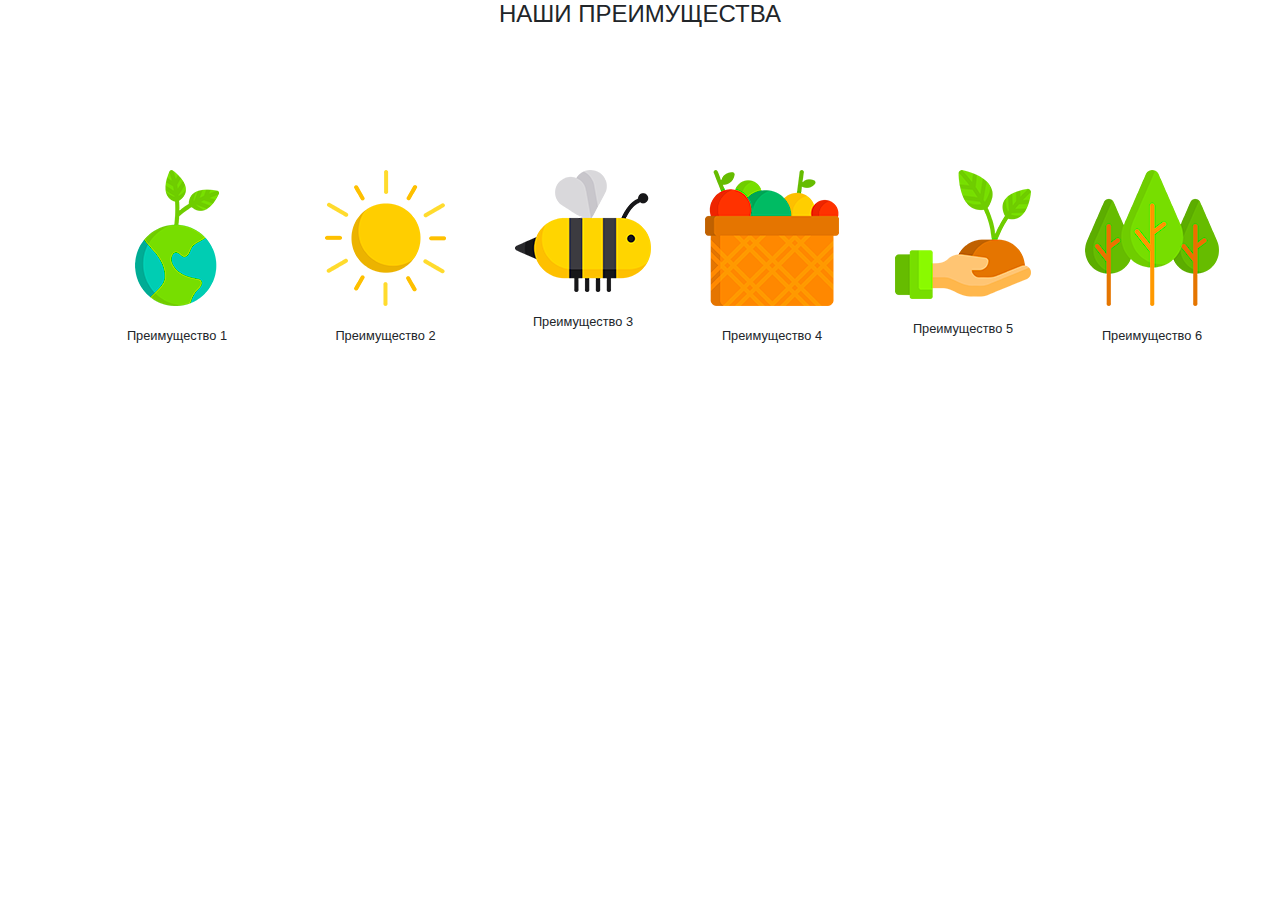
<file: lesson_8/index.html>
<!DOCTYPE html>
<html lang="en">
<head>
	<meta charset="UTF-8">
	<title>Мой первый сайт</title>
	<link rel="stylesheet" href="css/bootstrap.css">
	<link rel="stylesheet" href="css/style.css">
</head>
<body>
	<div class="container text-center">
		<h1 class="text-uppercase">Наши преимущества</h1>
	</div>
	<div class="container text-center">
		<div class="row text-center">
			<div class="col-xs-12 col-sm-6 col-md-4 col-lg-2">
				<div class="box">
					<img src="img/001.png" alt="Преимущество 1">
					<p>Преимущество 1</p>
				</div>
			</div>
			<div class="col-xs-12 col-sm-6 col-md-4 col-lg-2">
				<div class="box">
					<img src="img/002.png" alt="Преимущество 2">
					<p>Преимущество 2</p>
				</div>
			</div>
			<div class="col-xs-12 col-sm-6 col-md-4 col-lg-2">
				<div class="box">
					<img src="img/003.png" alt="Преимущество 3">
					<p>Преимущество 3</p>
				</div>
			</div>
			<div class="col-xs-12 col-sm-6 col-md-4 col-lg-2">
				<div class="box">
					<img src="img/004.png" alt="Преимущество 4">
					<p>Преимущество 4</p>
				</div>
			</div>
			<div class="col-xs-12 col-sm-6 col-md-4 col-lg-2">
				<div class="box">
					<img src="img/005.png" alt="Преимущество 5">
					<p>Преимущество 5</p>
				</div>
			</div>
			<div class="col-xs-12 col-sm-6 col-md-4 col-lg-2">
				<div class="box">
					<img src="img/006.png" alt="Преимущество 6">
					<p>Преимущество 6</p>
				</div>
			</div>
		</div>
	</div>
</body>
</html>
</file>
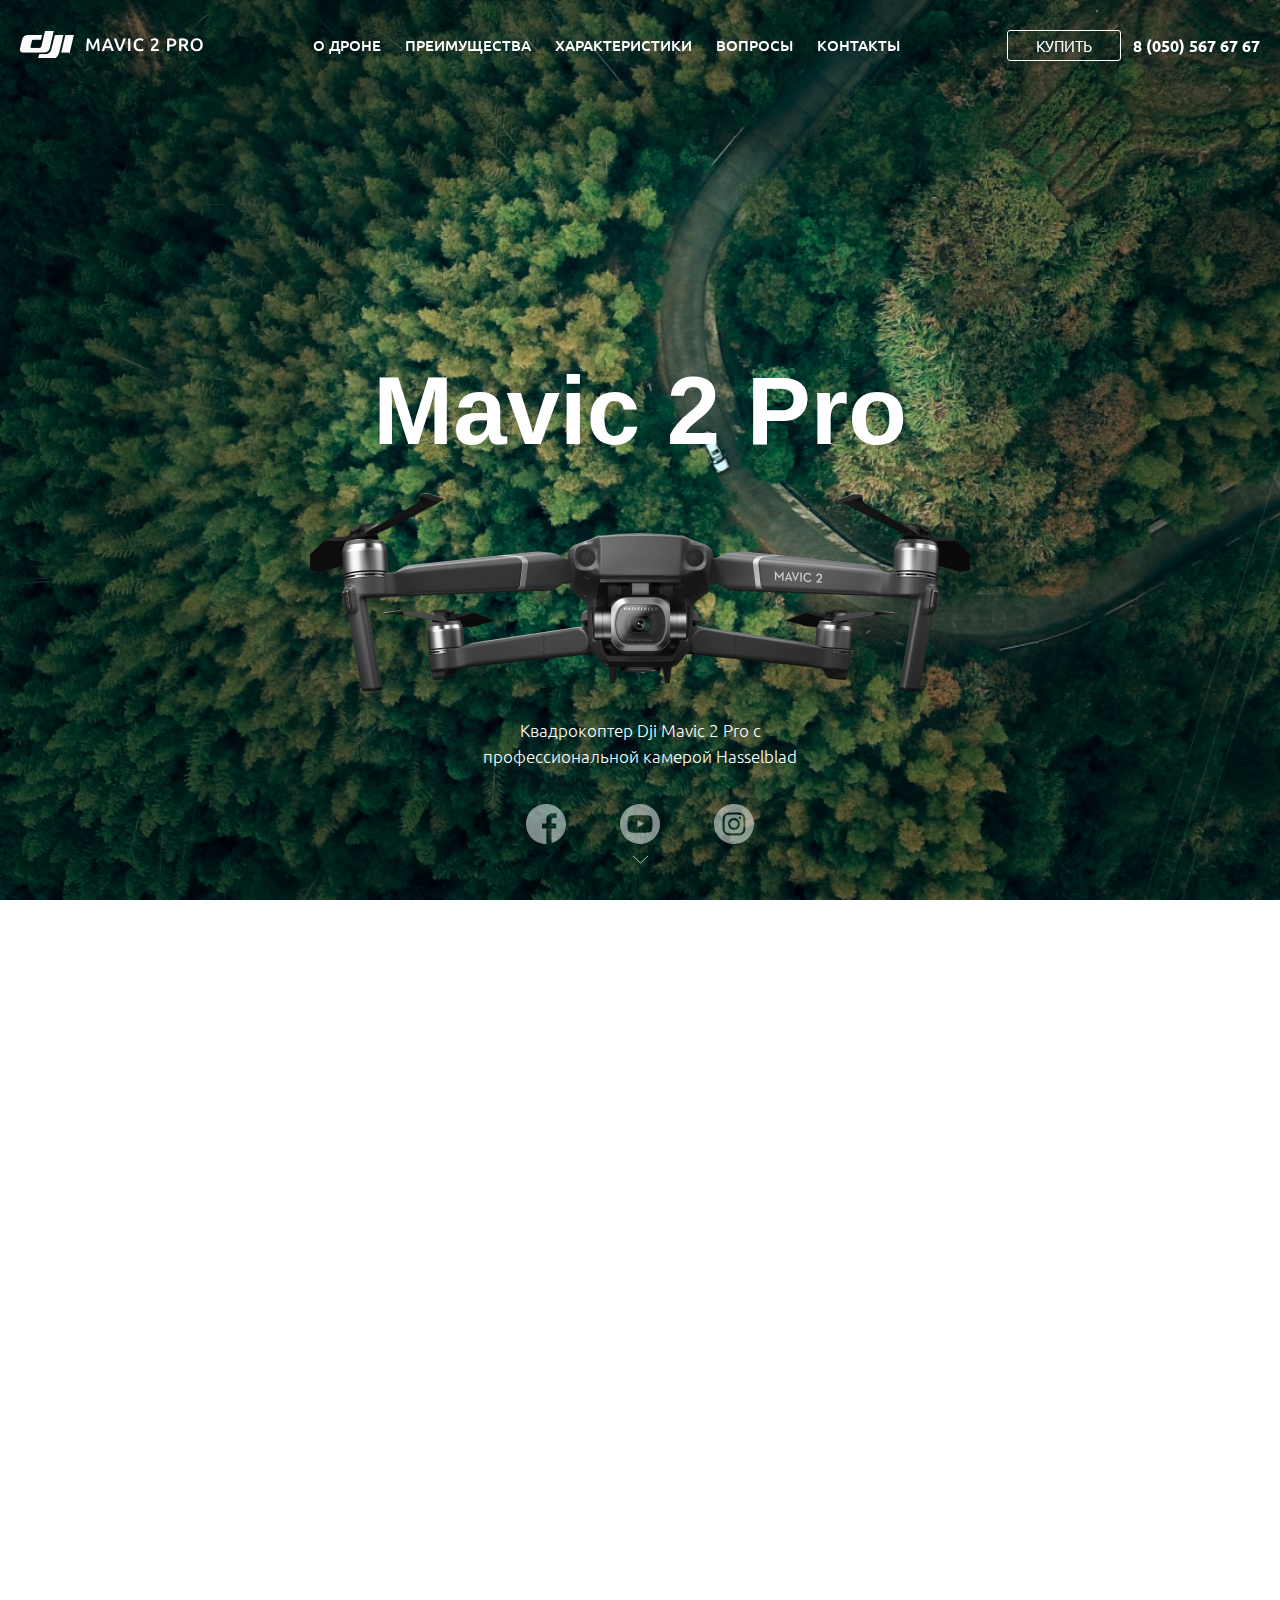
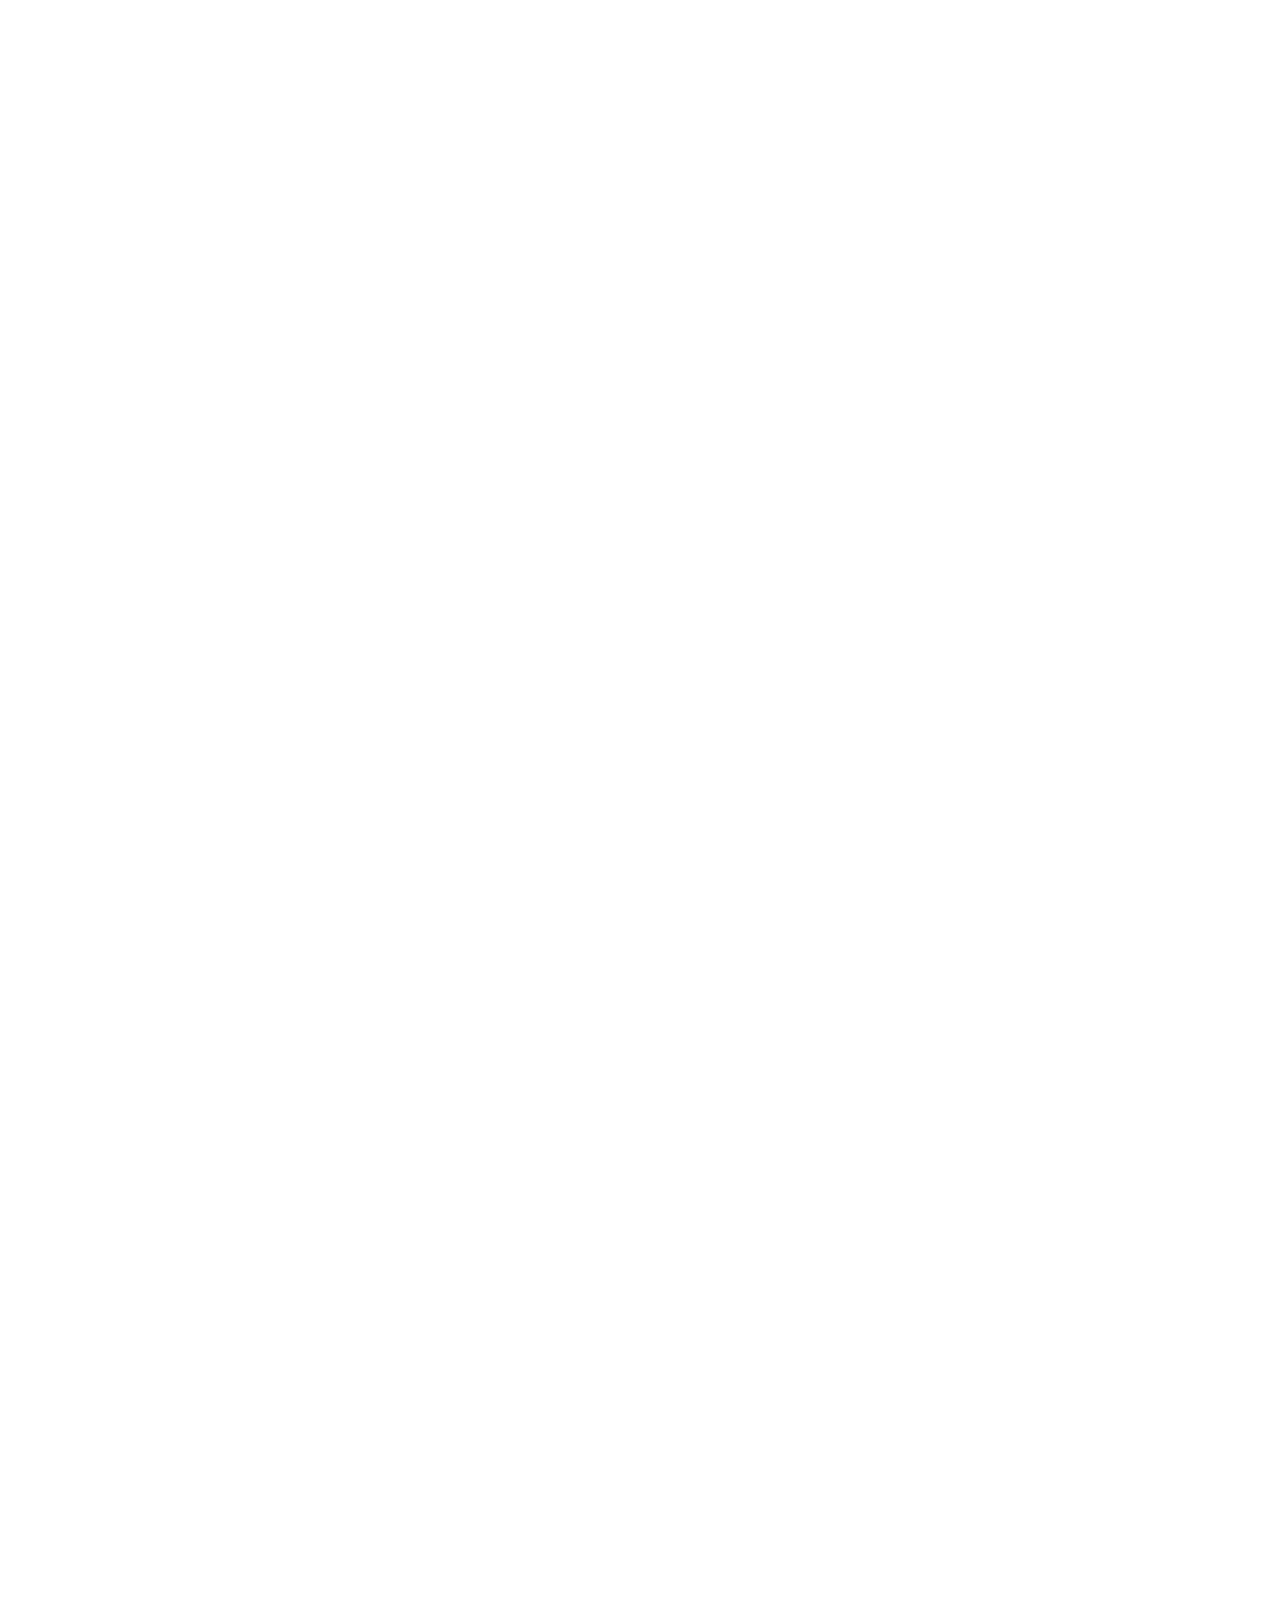
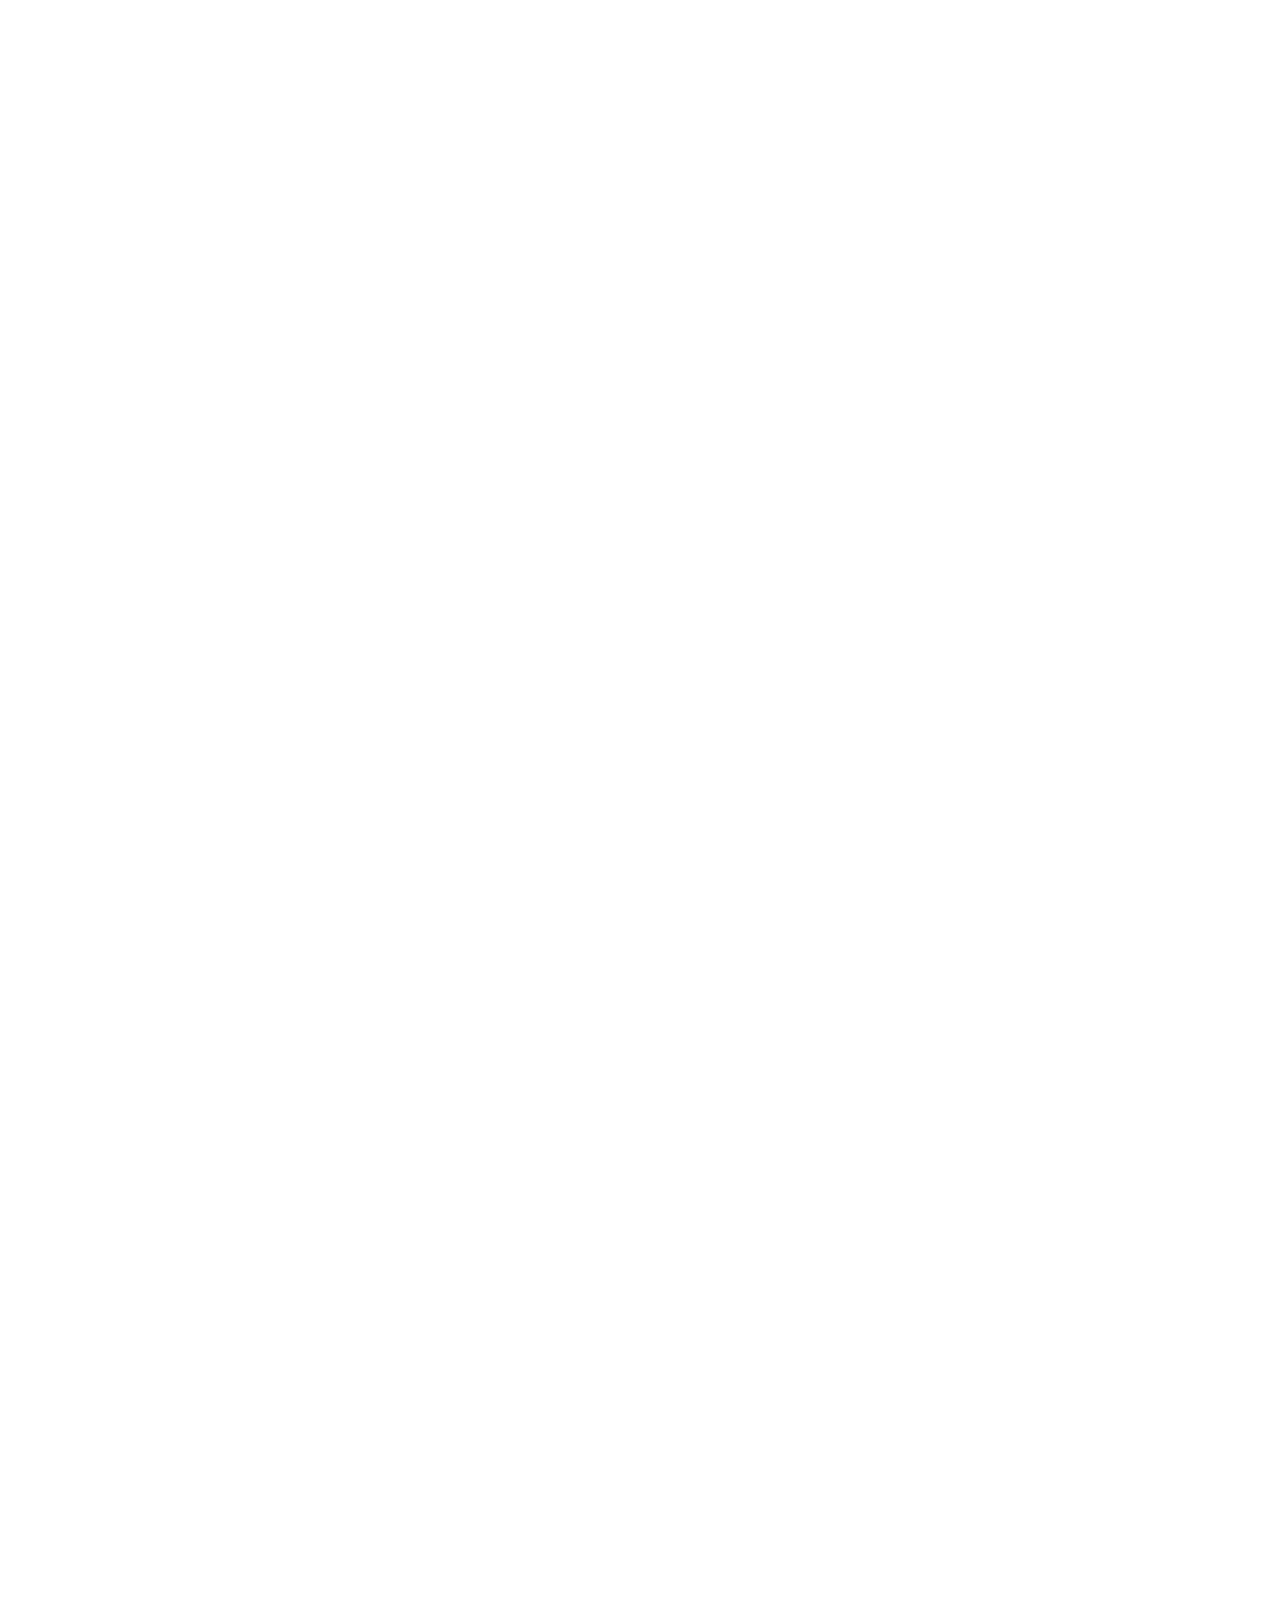
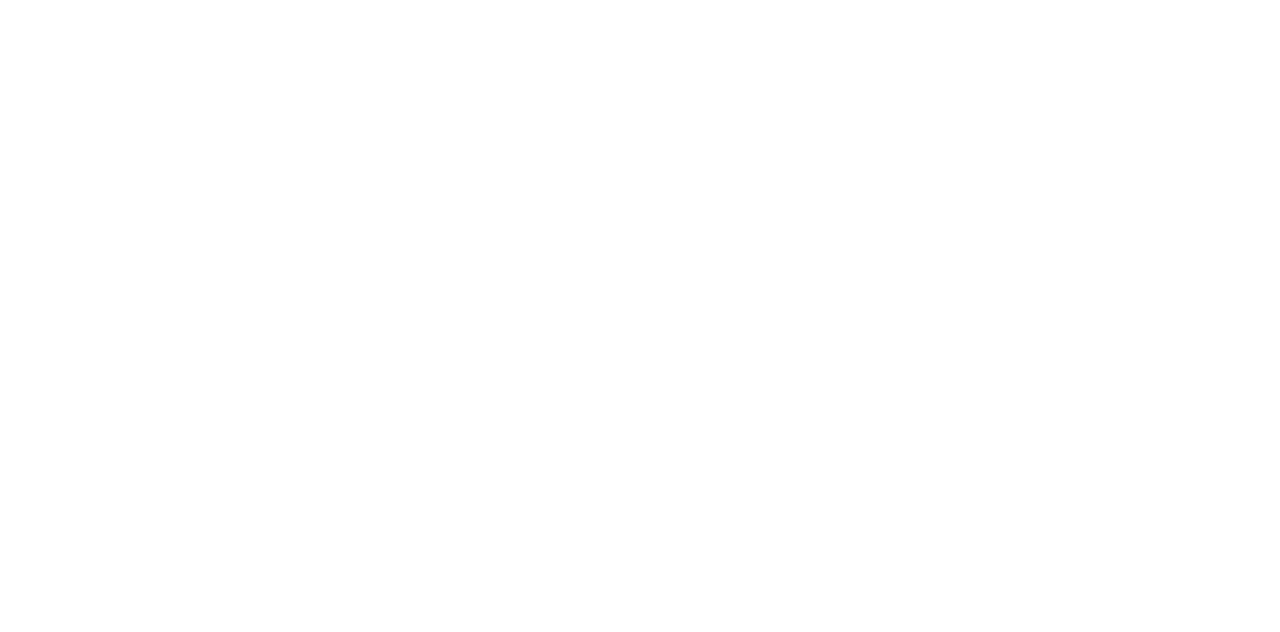
<file: mavic/app/index.html>
<!DOCTYPE html>
<html lang="en">

<head>
  <meta charset="UTF-8">
  <meta name="viewport" content="width=device-width, initial-scale=1.0">
  <meta http-equiv="X-UA-Compatible" content="ie=edge">
  <title>Document</title>
  <link href="https://fonts.googleapis.com/css2?family=Ubuntu:wght@300;400;500;700&display=swap" rel="stylesheet">
  <link rel="stylesheet" href="css/style.min.css">
</head>

<body>

  <header class="header">
    <div class="container">
      <div class="header__inner">
        <a class="logo" href="#">
          <picture class="logo__img">
            <source srcset="images/logo-mobile.png" media="(max-width: 600px)">
            <img src="images/logo.png" alt="">
          </picture>
        </a>
        <nav class="menu">
          <ul class="menu__list">
            <li class="menu__list-item">
              <a class="menu__list-link" href="#">О ДРОНЕ</a>
            </li>
            <li class="menu__list-item">
              <a class="menu__list-link" href="#">ПРЕИМУЩЕСТВА</a>
            </li>
            <li class="menu__list-item">
              <a class="menu__list-link" href="#">ХАРАКТЕРИСТИКИ</a>
            </li>
            <li class="menu__list-item">
              <a class="menu__list-link" href="#">ВОПРОСЫ</a>
            </li>
            <li class="menu__list-item">
              <a class="menu__list-link" href="#">КОНТАКТЫ</a>
            </li>
          </ul>
        </nav>
        <div class="header__info">
          <button class="header__btn">купить</button>
          <a class="header__phone" href="tel:80505676767">8 (050) 567 67 67</a>
        </div>
      </div>
    </div>
  </header>

  <main id="fullpage">

    <section class="page-section top">
      <div class="page-section__wrapper top__wrapper">
        <div class="container">
          <div class="top__inner">
            <h1 class="top__title">Mavic 2 Pro</h1>
            <img src="images/mavic.png" alt="">
            <p class="top__text">
              Квадрокоптер Dji Mavic 2 Pro
              с профессиональной камерой Hasselblad
            </p>
            <ul class="top__social-list">
              <li class="top__social-item">
                <a class="top__social-link" href="#">
                  <img src="images/facebook.svg" alt="">
                </a>
              </li>
              <li class="top__social-item">
                <a class="top__social-link" href="#">
                  <img src="images/youtube.svg" alt="">
                </a>
              </li>
              <li class="top__social-item">
                <a class="top__social-link" href="#">
                  <img src="images/instagram.svg" alt="">
                </a>
              </li>
            </ul>
          </div>
        </div>
        <div class="scroll__btn">
          <a href="#products">
            <img src="images/arrow-down.svg" alt="">
          </a>
        </div>
      </div>
    </section>

    <section id="products" class="page-section products">
      <div class="page-section__wrapper">
        <div class="container">
          <h3 class="title products__title">Что такое Mavic 2 Pro?</h3>
          <div class="products__inner">
            <div class="products__text">
              <p>
                Дрон Mavic 2 Pro - это инженерное чудо, идеальное для аэросъемки. Дрон обладает всеми лучшими технологиями
                DJI, он преобразит мир аэросъемки.
              </p>
              <p>
                Mavic 2 Pro оснащен совершенно новой камерой Hasselblad L1D-20c. Камера L1D-20c работает по уникальной
                технологии Hasselblad Natural Colour Solution (HNCS)5, позволяющей пользователям делать великолепные снимки
                с воздуха с разрешением в 20 мегапикселей и потрясающими цветами.
              </p>
            </div>
            <div class="products__slider-box">
              <p class="products__slider-text">
                Лучшая беспилотная
                технология аэросъемки
              </p>
              <div class="products__slider">
                <div class="products__slider-item">
                  <img class="products__slider-img" src="images/slider-1.jpg" alt=""></div>
                <div class="products__slider-item">
                  <img class="products__slider-img" src="images/slider-1.jpg" alt=""></div>
                <div class="products__slider-item">
                  <img class="products__slider-img" src="images/slider-1.jpg" alt=""></div>
                <div class="products__slider-item">
                  <img class="products__slider-img" src="images/slider-1.jpg" alt=""></div>
                <div class="products__slider-item">
                  <img class="products__slider-img" src="images/slider-1.jpg" alt=""></div>
                <div class="products__slider-item">
                  <img class="products__slider-img" src="images/slider-1.jpg" alt=""></div>
              </div>
            </div>
          </div>
        </div>
        <div class="scroll__btn">
          <a href="#benefits">
            <img src="images/arrow-down.svg" alt="">
          </a>
        </div>
      </div>
    </section>

    <section id="benefits" class="page-section benefits">
      <div class="page-section__wrapper">
        <div class="container">
          <h3 class="title">Преимущества</h3>
          <div class="benefits__items">

            <div class="benefits__item">
              <div class="benefits__num">1</div>
              <div class="benefits__img">
                <img src="images/benefits-1.jpg" alt="">
              </div>
              <div class="benefits__info">
                <h4 class="benefits__info-title">
                  Интеллектуальные
                  режимы
                </h4>
                <p class="benefits__info-text">
                  Mavic 2 унаследовал 6 стандартных режимов интеллектуальной съемки
                  QuickShot:Roket/ Dronie/ Circle/ Helix/ Boomerang/ Asteroid.
                </p>
              </div>
            </div>

            <div class="benefits__item">
              <div class="benefits__num">2</div>
              <div class="benefits__img">
                <img src="images/benefits-2.jpg" alt="">
              </div>
              <div class="benefits__info">
                <h4 class="benefits__info-title">
                  Active Track 2.0
                </h4>
                <p class="benefits__info-text">
                  Усовершенствованный режим второго поколения распознаёт и отслеживает объекты ещё точнее, быстрее и умнее.
                </p>
              </div>
            </div>

            <div class="benefits__item">
              <div class="benefits__num">3</div>
              <div class="benefits__img">
                <img src="images/benefits-3.jpg" alt="">
              </div>
              <div class="benefits__info">
                <h4 class="benefits__info-title">
                  Панорамная
                  съемка
                </h4>
                <p class="benefits__info-text">
                  Mavic 2 поддерживает 4 режима
                  панорамной съёмки: сферическая,
                  180 градусов,
                  горизонтальная, вертикальная
                </p>
              </div>
            </div>

            <div class="benefits__item">
              <div class="benefits__num">4</div>
              <div class="benefits__img">
                <img src="images/benefits-4.jpg" alt="">
              </div>
              <div class="benefits__info">
                <h4 class="benefits__info-title">
                  Крутая камера!
                </h4>
                <p class="benefits__info-text">
                  Технология Hyperlapse в четырёх режимах исполнения.
                  Улучшенный фото режим HDR
                  Функция HyperLight для съёмки в условиях слабого освещения
                  4К съёмка
                </p>
              </div>
            </div>

          </div>
        </div>
        <div class="scroll__btn">
          <a href="#specification">
            <img src="images/arrow-down.svg" alt="">
          </a>
        </div>
      </div>
    </section>

    <section id="specification" class="page-section specification">
      <div class="page-section__wrapper">
        <div class="container">
          <h3 class="title">Характеристики</h3>
          <div class="specification__inner">

            <div class="specification__item">
              <div class="specification__box specification__box-1">
                <h4 class="specification__box-title">Dlog-M 10 бит</h4>
                <p class="specification__box-text">
                  Mavic 2 Pro поддерживает цветовой профиль Dlog-M 10 бит с более широким динамическим диапазоном, дающим
                  больше возможностей для цветокоррекции.
                </p>
              </div>
              <div class="specification__box specification__box-2">
                <h4 class="specification__box-title">Камера Hasselblad</h4>
                <p class="specification__box-text">
                  Камера Hasselblad L1D-20С
                  известны эргономичным дизайном
                  и превосходным качеством изображений.
                </p>
              </div>
            </div>

            <div class="specification__item specification__item--center">
              <img src="images/mavic.png" alt="">
            </div>

            <div class="specification__item">
              <div class="specification__box specification__box-3">
                <h4 class="specification__box-title">Матрица</h4>
                <p class="specification__box-text">
                  Зона активной работы новой 1-дюймовой матрицы CMOS в четыре раза превышает показатели Mavic Pro
                </p>
              </div>
              <div class="specification__box specification__box-4">
                <h4 class="specification__box-title">Видео HDR</h4>
                <p class="specification__box-text">
                  Благодаря поддержке видео 4K HDR 10 бит, Mavic 2 Pro можно подсоединить к совместимому с HLG 4K ТВ и
                  просматривать запись в полном цветовом спектре
                </p>
              </div>
            </div>
          </div>
        </div>
        <div class="scroll__btn">
          <a href="#questions">
            <img src="images/arrow-down.svg" alt="">
          </a>
        </div>
      </div>
    </section>

    <section id="questions" class="page-section questions">
      <div class="page-section__wrapper">
        <div class="container">
          <h3 class="title">Остались вопросы?</h3>
          <div class="questions__items">
            <div class="questions__item">
              <h4 class="questions__item-title">Какие отличия между Mavic 2 Pro и Mavic 2 Zoom?</h4>
              <p class="questions__item-text">
                В Mavic 2 улучшены практически все аспекты: камера, передача видеосигнала, полётное время, скорость, уровень
                шума, обнаружение препятствий в нескольких направлениях, интеллектуальные функции и уникальная функция
                Hyperlapse (гиперлапс).
              </p>
            </div>
            <div class="questions__item questions__item--active">
              <h4 class="questions__item-title">Чем Mavic 2 лучше Mavic Pro?</h4>
              <p class="questions__item-text">
                В Mavic 2 улучшены практически все аспекты: камера, передача видеосигнала, полётное время, скорость, уровень
                шума, обнаружение препятствий в нескольких направлениях, интеллектуальные функции и уникальная функция
                Hyperlapse (гиперлапс).
              </p>
            </div>
            <div class="questions__item">
              <h4 class="questions__item-title">Можно ли подключить Mavic 2 к очкам DJI Goggles?</h4>
              <p class="questions__item-text">
                В Mavic 2 улучшены практически все аспекты: камера, передача видеосигнала, полётное время, скорость, уровень
                шума, обнаружение препятствий в нескольких направлениях, интеллектуальные функции и уникальная функция
                Hyperlapse (гиперлапс).
              </p>
            </div>
            <div class="questions__item">
              <h4 class="questions__item-title">Является ли Mavic 2 водонепроницаемым？</h4>
              <p class="questions__item-text">
                В Mavic 2 улучшены практически все аспекты: камера, передача видеосигнала, полётное время, скорость, уровень
                шума, обнаружение препятствий в нескольких направлениях, интеллектуальные функции и уникальная функция
                Hyperlapse (гиперлапс).
              </p>
            </div>
          </div>
        </div>
        <div class="scroll__btn">
          <a href="#contacts">
            <img src="images/arrow-down.svg" alt="">
          </a>
        </div>
      </div>
    </section>

    <section id="contacts" class="page-section contacts">
      <div class="page-section__wrapper">
        <div class="container">
          <h3 class="title">Контакты</h3>
          <div class="contacts__inner">
            <div class="contacts__info">

              <div class="contacts__info-box">
                <p class="contacts__info-title">Киев</p>
                <a class="contacts__info-phone" href="tel:+80505676767">+8 (050) 567– 67 – 67</a>
                <a class="contacts__info-email" href="mailto:dgi.mavic2pro.kiev@mail.ru">dgi.mavic2pro.kiev@mail.ru</a>
              </div>
              <div class="contacts__info-box">
                <p class="contacts__info-title">Москва</p>
                <a class="contacts__info-phone" href="tel:+74995676767">+7 (499) 567– 67 – 67</a>
                <a class="contacts__info-email" href="mailto:dgi.mavic2pro.moscow@mail.ru">dgi.mavic2pro.moscow@mail.ru</a>
              </div>
              <div class="contacts__info-box">
                <p class="contacts__info-title">Минск</p>
                <a class="contacts__info-phone" href="tel:+375175676767">+3 (7517) 567– 67 – 67</a>
                <a class="contacts__info-email" href="mailto:dgi.mavic2pro.minsk@mail.ru">dgi.mavic2pro.minsk@mail.ru</a>
              </div>

            </div>
            <div class="contacts__form">
              <form>
                <h4 class="contacts__form-title">Остались вопросы? </h4>
                <p class="contacts__form-text">Мы обязательно свяжемся с вами в течение двух рабочих дней</p>
                <div class="contacts__form-line">
                  <input class="contacts__form-input" placeholder="Ваше имя" type="text">
                  <input class="contacts__form-input" placeholder="Ваше e-mail" type="email">
                </div>
                <textarea class="contacts__form-textarea" placeholder="Что вас интересует?"></textarea>
                <button class="contacts__form-btn" type="submit">ОТПРАВИТЬ</button>
              </form>
            </div>
            <ul class="contacts__social-list">
              <li class="contacts__social-item">
                <a class="contacts__social-link" href="#">
                  <img src="images/facebook.svg" alt="">
                </a>
              </li>
              <li class="contacts__social-item">
                <a class="contacts__social-link" href="#">
                  <img src="images/youtube.svg" alt="">
                </a>
              </li>
              <li class="contacts__social-item">
                <a class="contacts__social-link" href="#">
                  <img src="images/instagram.svg" alt="">
                </a>
              </li>
            </ul>
          </div>
          <footer class="footer">
            <div class="container">
              <p class="footer__copy">
                © DJI, 2020
              </p>
            </div>
          </footer>
        </div>
      </div>

    </section>


  </main>

  <script src="https://ajax.googleapis.com/ajax/libs/jquery/3.4.1/jquery.min.js"></script>
  <script src="js/libs.min.js"></script>
  <script src="js/main.js"></script>
</body>

</html>
</file>
<file: lesson_8/css/style.css>
* {
	box-sizing: border-box;
}
.box {
	padding: 10px 30px;
	display: inline-block;
}
.box img {
	padding: 20px 20px;
}
h1 {
	margin-bottom: 10%;
	font-size: 1.5em;
}
p {
	font-size: 0.8em;
}
</file>
<file: mavic/app/css/style.min.css>
body{font-family:'Ubuntu', sans-serif;font-weight:300}.contacts__form-input,.contacts__form-textarea{font-family:'Ubuntu', sans-serif;font-weight:400}.header__inner,.products__slider-text,.questions__item-title{font-family:'Ubuntu', sans-serif;font-weight:500}.header__phone,.benefits__num,.benefits__info-title,.specification__box-title,.contacts__info-title,.contacts__form-title,.contacts__form-btn{font-family:'Ubuntu', sans-serif;font-weight:700}.title{font-family:'SFProDisplay-Regular', sans-serif;font-weight:400}.top__title{font-family:'SFProDisplay-Semibold', sans-serif;font-weight:600}/*! normalize.css v8.0.1 | MIT License | github.com/necolas/normalize.css */html{line-height:1.15;-webkit-text-size-adjust:100%}body{margin:0}main{display:block}h1{font-size:2em;margin:0.67em 0}hr{-webkit-box-sizing:content-box;box-sizing:content-box;height:0;overflow:visible}pre{font-family:monospace, monospace;font-size:1em}a{background-color:transparent}abbr[title]{border-bottom:none;text-decoration:underline;-webkit-text-decoration:underline dotted;text-decoration:underline dotted}b,strong{font-weight:bolder}code,kbd,samp{font-family:monospace, monospace;font-size:1em}small{font-size:80%}sub,sup{font-size:75%;line-height:0;position:relative;vertical-align:baseline}sub{bottom:-0.25em}sup{top:-0.5em}img{border-style:none}button,input,optgroup,select,textarea{font-family:inherit;font-size:100%;line-height:1.15;margin:0}button,input{overflow:visible}button,select{text-transform:none}button,[type="button"],[type="reset"],[type="submit"]{-webkit-appearance:button}button::-moz-focus-inner,[type="button"]::-moz-focus-inner,[type="reset"]::-moz-focus-inner,[type="submit"]::-moz-focus-inner{border-style:none;padding:0}button:-moz-focusring,[type="button"]:-moz-focusring,[type="reset"]:-moz-focusring,[type="submit"]:-moz-focusring{outline:1px dotted ButtonText}fieldset{padding:0.35em 0.75em 0.625em}legend{-webkit-box-sizing:border-box;box-sizing:border-box;color:inherit;display:table;max-width:100%;padding:0;white-space:normal}progress{vertical-align:baseline}textarea{overflow:auto}[type="checkbox"],[type="radio"]{-webkit-box-sizing:border-box;box-sizing:border-box;padding:0}[type="number"]::-webkit-inner-spin-button,[type="number"]::-webkit-outer-spin-button{height:auto}[type="search"]{-webkit-appearance:textfield;outline-offset:-2px}[type="search"]::-webkit-search-decoration{-webkit-appearance:none}::-webkit-file-upload-button{-webkit-appearance:button;font:inherit}details{display:block}summary{display:list-item}template{display:none}[hidden]{display:none}.slick-slider{position:relative;display:block;-webkit-box-sizing:border-box;box-sizing:border-box;-webkit-user-select:none;-moz-user-select:none;-ms-user-select:none;user-select:none;-webkit-touch-callout:none;-khtml-user-select:none;-ms-touch-action:pan-y;touch-action:pan-y;-webkit-tap-highlight-color:transparent}.slick-list{position:relative;display:block;overflow:hidden;margin:0;padding:0}.slick-list:focus{outline:none}.slick-list.dragging{cursor:pointer;cursor:hand}.slick-slider .slick-track,.slick-slider .slick-list{-webkit-transform:translate3d(0, 0, 0);-ms-transform:translate3d(0, 0, 0);transform:translate3d(0, 0, 0)}.slick-track{position:relative;top:0;left:0;display:block;margin-left:auto;margin-right:auto}.slick-track:before,.slick-track:after{display:table;content:''}.slick-track:after{clear:both}.slick-loading .slick-track{visibility:hidden}.slick-slide{display:none;float:left;height:100%;min-height:1px}[dir='rtl'] .slick-slide{float:right}.slick-slide img{display:block}.slick-slide.slick-loading img{display:none}.slick-slide.dragging img{pointer-events:none}.slick-initialized .slick-slide{display:block}.slick-loading .slick-slide{visibility:hidden}.slick-vertical .slick-slide{display:block;height:auto;border:1px solid transparent}.slick-arrow.slick-hidden{display:none}/*!
 * fullPage 3.0.9
 * https://github.com/alvarotrigo/fullPage.js
 *
 * @license GPLv3 for open source use only
 * or Fullpage Commercial License for commercial use
 * http://alvarotrigo.com/fullPage/pricing/
 *
 * Copyright (C) 2018 http://alvarotrigo.com/fullPage - A project by Alvaro Trigo
 */html.fp-enabled,.fp-enabled body{margin:0;padding:0;overflow:hidden;-webkit-tap-highlight-color:rgba(0,0,0,0)}.fp-section{position:relative;-webkit-box-sizing:border-box;box-sizing:border-box}.fp-slide{float:left}.fp-slide,.fp-slidesContainer{height:100%;display:block}.fp-slides{z-index:1;height:100%;overflow:hidden;position:relative;-webkit-transition:all 0.3s ease-out;-o-transition:all 0.3s ease-out;transition:all 0.3s ease-out}.fp-section.fp-table,.fp-slide.fp-table{display:table;table-layout:fixed;width:100%}.fp-tableCell{display:table-cell;vertical-align:middle;width:100%;height:100%}.fp-slidesContainer{float:left;position:relative}.fp-controlArrow{-webkit-user-select:none;-moz-user-select:none;-khtml-user-select:none;-ms-user-select:none;position:absolute;z-index:4;top:50%;cursor:pointer;width:0;height:0;border-style:solid;margin-top:-38px;-webkit-transform:translate3d(0, 0, 0);-ms-transform:translate3d(0, 0, 0);transform:translate3d(0, 0, 0)}.fp-controlArrow.fp-prev{left:15px;width:0;border-width:38.5px 34px 38.5px 0;border-color:transparent #fff transparent transparent}.fp-controlArrow.fp-next{right:15px;border-width:38.5px 0 38.5px 34px;border-color:transparent transparent transparent #fff}.fp-scrollable{overflow:hidden;position:relative}.fp-scroller{overflow:hidden}.iScrollIndicator{border:0 !important}.fp-notransition{-webkit-transition:none !important;-o-transition:none !important;transition:none !important}#fp-nav{position:fixed;z-index:100;top:50%;opacity:1;transform:translateY(-50%);-ms-transform:translateY(-50%);-webkit-transform:translate3d(0, -50%, 0)}#fp-nav.fp-right{right:17px}#fp-nav.fp-left{left:17px}.fp-slidesNav{position:absolute;z-index:4;opacity:1;-webkit-transform:translate3d(0, 0, 0);-ms-transform:translate3d(0, 0, 0);transform:translate3d(0, 0, 0);left:0 !important;right:0;margin:0 auto !important}.fp-slidesNav.fp-bottom{bottom:17px}.fp-slidesNav.fp-top{top:17px}#fp-nav ul,.fp-slidesNav ul{margin:0;padding:0}#fp-nav ul li,.fp-slidesNav ul li{display:block;width:14px;height:13px;margin:7px;position:relative}.fp-slidesNav ul li{display:inline-block}#fp-nav ul li a,.fp-slidesNav ul li a{display:block;position:relative;z-index:1;width:100%;height:100%;cursor:pointer;text-decoration:none}#fp-nav ul li a.active span,.fp-slidesNav ul li a.active span,#fp-nav ul li:hover a.active span,.fp-slidesNav ul li:hover a.active span{height:12px;width:12px;margin:-6px 0 0 -6px;border-radius:100%}#fp-nav ul li a span,.fp-slidesNav ul li a span{border-radius:50%;position:absolute;z-index:1;height:4px;width:4px;border:0;background:#333;left:50%;top:50%;margin:-2px 0 0 -2px;-webkit-transition:all 0.1s ease-in-out;-o-transition:all 0.1s ease-in-out;transition:all 0.1s ease-in-out}#fp-nav ul li:hover a span,.fp-slidesNav ul li:hover a span{width:10px;height:10px;margin:-5px 0px 0px -5px}#fp-nav ul li .fp-tooltip{position:absolute;top:-2px;color:#fff;font-size:14px;font-family:arial, helvetica, sans-serif;white-space:nowrap;max-width:220px;overflow:hidden;display:block;opacity:0;width:0;cursor:pointer}#fp-nav ul li:hover .fp-tooltip,#fp-nav.fp-show-active a.active+.fp-tooltip{-webkit-transition:opacity 0.2s ease-in;-o-transition:opacity 0.2s ease-in;transition:opacity 0.2s ease-in;width:auto;opacity:1}#fp-nav ul li .fp-tooltip.fp-right{right:20px}#fp-nav ul li .fp-tooltip.fp-left{left:20px}.fp-auto-height.fp-section,.fp-auto-height .fp-slide,.fp-auto-height .fp-tableCell{height:auto !important}.fp-responsive .fp-auto-height-responsive.fp-section,.fp-responsive .fp-auto-height-responsive .fp-slide,.fp-responsive .fp-auto-height-responsive .fp-tableCell{height:auto !important}.fp-sr-only{position:absolute;width:1px;height:1px;padding:0;overflow:hidden;clip:rect(0, 0, 0, 0);white-space:nowrap;border:0}@font-face{font-family:'SFProDisplay-Light', sans-serif;src:url("../fonts/SFProDisplay-Light.woff2") format("woff2"),url("../fonts/SFProDisplay-Light.woff") format("woff");font-weight:300;font-style:normal;font-display:swap}@font-face{font-family:'SFProDisplay-Regular', sans-serif;src:url("../fonts/SFProDisplay-Regular.woff2") format("woff2"),url("../fonts/SFProDisplay-Regular.woff") format("woff");font-weight:400;font-style:normal;font-display:swap}@font-face{font-family:'SFProDisplay-Medium', sans-serif;src:url("../fonts/SFProDisplay-Medium.woff2") format("woff2"),url("../fonts/SFProDisplay-Medium.woff") format("woff");font-weight:500;font-style:normal;font-display:swap}@font-face{font-family:'SFProDisplay-Semibold', sans-serif;src:url("../fonts/SFProDisplay-Semibold.woff2") format("woff2"),url("../fonts/SFProDisplay-Semibold.woff") format("woff");font-weight:600;font-style:normal;font-display:swap}@font-face{font-family:'SFProDisplay-Bold', sans-serif;src:url("../fonts/SFProDisplay-Bold.woff2") format("woff2"),url("../fonts/SFProDisplay-Bold.woff") format("woff");font-weight:700;font-style:normal;font-display:swap}html{-webkit-box-sizing:border-box;box-sizing:border-box;scroll-behavior:smooth}*,*::before,*::after{-webkit-box-sizing:inherit;box-sizing:inherit}a{text-decoration:none;color:inherit}ul,li{list-style:none;margin:0;padding:0}h1,h2,h3,h4,h5,h6{margin:0;font-size:inherit}body{min-width:320px;overflow-x:hidden;position:relative;color:#fff;font-size:17px;line-height:26px}.container{max-width:1270px;padding:0 15px;margin:0 auto}.page-section{background-image:url(../images/page-bg.jpg);background-repeat:no-repeat;background-position:top center;background-size:cover;position:relative}.page-section::befor{content:"";left:0;right:0;top:0;bottom:0;position:absolute;background:-o-linear-gradient(330.65deg, rgba(23,26,28,0.72) 0%, #5E5E57 100%);background:linear-gradient(119.35deg, rgba(23,26,28,0.72) 0%, #5E5E57 100%);opacity:0.15}.page-section__wrapper{min-height:100vh;position:relative;z-index:1;padding:74px 0 50px}.title{font-size:44px;line-height:53px;padding-left:25px;margin-bottom:55px;padding-top:200px}.scroll__btn{padding:13px 0 30px;text-align:center;position:absolute;left:0;right:0;bottom:0}.header{position:fixed;left:0;top:30px;right:0;z-index:10}.header__inner{display:-webkit-box;display:-ms-flexbox;display:flex;-webkit-box-pack:justify;-ms-flex-pack:justify;justify-content:space-between;-webkit-box-align:center;-ms-flex-align:center;align-items:center;min-height:30px;text-transform:uppercase;line-height:17px;font-size:15px}.header__btn{color:#fff;background-color:transparent;padding:6px 28px;border:1px solid #fff;border-radius:3px;margin-right:8px;text-transform:uppercase;cursor:pointer;-webkit-transition:all .3s;-o-transition:all .3s;transition:all .3s}.header__btn:hover{color:#000;background-color:#fff}.header__phone{font-size:16px;line-height:18px}.menu__list-item{display:inline-block}.menu__list-item+.menu__list-item{padding-left:20px}.top{background-image:url("../images/top-bg.jpg")}.top::before{content:'';position:absolute;top:0;left:0;right:0;bottom:0;background:-o-radial-gradient(50% 45.57%, 45.97% 54.43%, rgba(23,26,28,0) 50.28%, rgba(23,26,28,0.00225974) 50.29%, rgba(4,5,5,0.820343) 58.72%, rgba(5,5,6,0.792703) 80.08%, #000 87.89%);background:radial-gradient(45.97% 54.43% at 50% 45.57%, rgba(23,26,28,0) 50.28%, rgba(23,26,28,0.00225974) 50.29%, rgba(4,5,5,0.820343) 58.72%, rgba(5,5,6,0.792703) 80.08%, #000 87.89%);opacity:0.4}.top__wrapper{display:-webkit-box;display:-ms-flexbox;display:flex;-webkit-box-align:end;-ms-flex-align:end;align-items:flex-end}.top__inner{display:-webkit-box;display:-ms-flexbox;display:flex;-webkit-box-orient:vertical;-webkit-box-direction:normal;-ms-flex-direction:column;flex-direction:column;text-align:center;-webkit-box-align:center;-ms-flex-align:center;align-items:center}.top__title{font-size:96px;line-height:115px;margin-bottom:25px}.top__text{margin:25px 0 35px;max-width:325px}.top__social-item{display:inline-block;margin:0 25px}.top__social-link{opacity:0.5;-webkit-transition:all .3s;-o-transition:all .3s;transition:all .3s}.top__social-link:hover{opacity:1}.products__inner{display:-webkit-box;display:-ms-flexbox;display:flex;-webkit-box-pack:justify;-ms-flex-pack:justify;justify-content:space-between;padding-left:50px}.products__text{max-width:440px}.products__text p{margin-bottom:30px}.products__slider-box{position:relative;padding-top:110px}.products__slider-text{width:285px;position:absolute;font-size:24px;line-height:28px;text-align:right;bottom:30px;left:-250px;z-index:5}.products__slider{max-width:560px}.products__slider::before{content:"";position:absolute;width:560px;height:276px;border:4px solid #FFF;top:-15px;right:-17px}.slider-btn{padding:16px 26px;border:none;background-color:#fff;position:absolute;right:0;cursor:pointer;z-index:5;bottom:-45px;outline:none}.slider-btn svg{stroke:#000}.slider-btn__left{right:60px}.slider-btn.slick-disabled{background-color:#000}.slider-btn.slick-disabled svg{stroke:#fff}.benefits__items{display:-webkit-box;display:-ms-flexbox;display:flex;-ms-flex-wrap:wrap;flex-wrap:wrap;padding-left:25px}.benefits__item{margin-bottom:100px;display:-webkit-box;display:-ms-flexbox;display:flex;-webkit-box-align:end;-ms-flex-align:end;align-items:flex-end}.benefits__item:nth-child(even){margin-left:40px;-webkit-transform:translateY(25px);-ms-transform:translateY(25px);transform:translateY(25px)}.benefits__item:nth-child(3){margin-left:30px}.benefits__item:nth-child(4){margin-left:60px}.benefits__item:first-child,.benefits__item:nth-child(3){position:relative}.benefits__item:first-child::before,.benefits__item:first-child::after,.benefits__item:nth-child(3)::before,.benefits__item:nth-child(3)::after{content:"";position:absolute;background-repeat:no-repeat;background-position:0 0}.benefits__item:first-child::before{height:48px;width:245px;background-image:url("../images/line-1.svg");right:-56px;top:31px}.benefits__item:nth-child(3)::before{background-image:url(../images/line-3.svg);height:43px;width:254px;right:-55px;top:50px}.benefits__item:nth-child(3)::after{background-image:url(../images/line-2.svg);height:62px;width:463px;right:-54px;top:-70px}.benefits__num{font-size:36px;line-height:41px;margin-right:10px}.benefits__img{position:relative;margin-right:32px}.benefits__img::before{content:"";position:absolute;width:193px;height:128px;border:2px solid #fff;right:-12px;top:-12px;z-index:-1}.benefits__info{width:300px}.benefits__info-title{width:123px;font-size:21px;line-height:24px;margin-bottom:10px}.benefits__info-text{font-size:15px;line-height:18px}.specification__inner{display:-webkit-box;display:-ms-flexbox;display:flex;-webkit-box-pack:justify;-ms-flex-pack:justify;justify-content:space-between;-webkit-box-align:center;-ms-flex-align:center;align-items:center;padding-left:25px}.specification__item--center{margin-left:-15px;margin-right:-15px}.specification__box{width:280px;position:relative;margin-top:10px}.specification__box::before{content:"";position:absolute;background-repeat:no-repeat;background-position:0 0;background-size:contain}.specification__box-2{margin-top:140px}.specification__box-4{margin-top:160px}.specification__box-1::before{background-image:url("../images/pointer-1.svg");width:229px;height:114px;right:-140px;top:16px}.specification__box-2::before{background-image:url("../images/pointer-2.svg");width:345px;height:81px;right:-308px;top:-65px}.specification__box-3::before{background-image:url("../images/pointer-3.svg");width:258px;height:103px;top:16px;left:-299px}.specification__box-4::before{background-image:url("../images/pointer-4.svg");width:124px;height:89px;left:-172px;top:-73px}.specification__box-title{font-size:21px;line-height:28px;margin-bottom:10px}.specification__box-text{font-weight:300;font-size:15px;line-height:18px}.questions__items{max-width:757px;padding-bottom:15px}.questions__item{background-color:rgba(0,0,0,0.3);max-width:690px;position:relative}.questions__item:nth-child(3)::before{content:"";position:absolute;width:319px;height:125px;top:-33px;right:-386px;background-image:url(../images/questions-bg.png)}.questions__item-title{font-size:21px;line-height:28px;color:rgba(255,255,255,0.8);padding:20px 10px 20px 40px;position:relative;margin-bottom:4px;cursor:pointer}.questions__item-title::after{content:url("../images/accordion-arrow.svg");position:absolute;width:72px;height:67px;background-color:#fff;right:-72px;top:0;display:-webkit-box;display:-ms-flexbox;display:flex;-webkit-box-pack:center;-ms-flex-pack:center;justify-content:center;-webkit-box-align:center;-ms-flex-align:center;align-items:center}.questions__item-text{padding:0 5px 75px 50px;font-size:15px;line-height:22px;margin:0 0 4px;display:none}.questions__item.questions__item--active .questions__item-title::after{-webkit-transform:rotate(180deg);-ms-transform:rotate(180deg);transform:rotate(180deg)}.questions__item.questions__item--active .questions__item-text{display:block}.contacts__inner{display:-webkit-box;display:-ms-flexbox;display:flex;padding-left:25px}.contacts__info{width:240px;margin-right:60px}.contacts__info-box{margin-bottom:30px}.contacts__info-title{font-size:21px;line-height:24px;margin:0 0 13px}.contacts__info-phone,.contacts__info-email{font-size:15px;line-height:19px}.contacts__info-email:hover{text-decoration:underline}.contacts__form{width:570px;margin-right:106px}.contacts__form-title{font-size:21px;line-height:24px;margin:0 0 13px}.contacts__form-text{font-size:15px;line-height:19px;margin:0 0 12px}.contacts__form-line{display:-webkit-box;display:-ms-flexbox;display:flex;-webkit-box-pack:justify;-ms-flex-pack:justify;justify-content:space-between;margin-bottom:10px}.contacts__form-input,.contacts__form-textarea{border:none;background:rgba(0,0,0,0.5);padding:15px;font-style:13px;line-height:15px;color:#fff}.contacts__form-input::-webkit-input-placeholder,.contacts__form-textarea::-webkit-input-placeholder{color:rgba(255,255,255,0.4)}.contacts__form-input::-moz-placeholder,.contacts__form-textarea::-moz-placeholder{color:rgba(255,255,255,0.4)}.contacts__form-input:-ms-input-placeholder,.contacts__form-textarea:-ms-input-placeholder{color:rgba(255,255,255,0.4)}.contacts__form-input::-ms-input-placeholder,.contacts__form-textarea::-ms-input-placeholder{color:rgba(255,255,255,0.4)}.contacts__form-input::placeholder,.contacts__form-textarea::placeholder{color:rgba(255,255,255,0.4)}.contacts__form-input{width:49%}.contacts__form-textarea{min-height:144px;width:100%;resize:none;margin-bottom:20px}.contacts__form-btn{text-transform:uppercase;font-size:14px;line-height:16px;letter-spacing:0.03em;border:1px solid #FFFFFF;border-radius:2px;padding:9px 15px;color:#fff;background-color:transparent;cursor:pointer;-webkit-transition:all .3s;-o-transition:all .3s;transition:all .3s}.contacts__form-btn:hover{background-color:#fff;color:#000}.contacts__social-list{display:-webkit-box;display:-ms-flexbox;display:flex;-webkit-box-orient:vertical;-webkit-box-direction:normal;-ms-flex-direction:column;flex-direction:column;-webkit-box-pack:center;-ms-flex-pack:center;justify-content:center}.contacts__social-item{margin:14px 0}.contacts__social-link{opacity:0.5}.contacts__social-link:hover{opacity:1}.footer{position:absolute;bottom:32px;left:0;right:0;text-align:right;font-size:13px;line-height:15px;opacity:0.64;color:rgba #fff,0.64}
</file>
